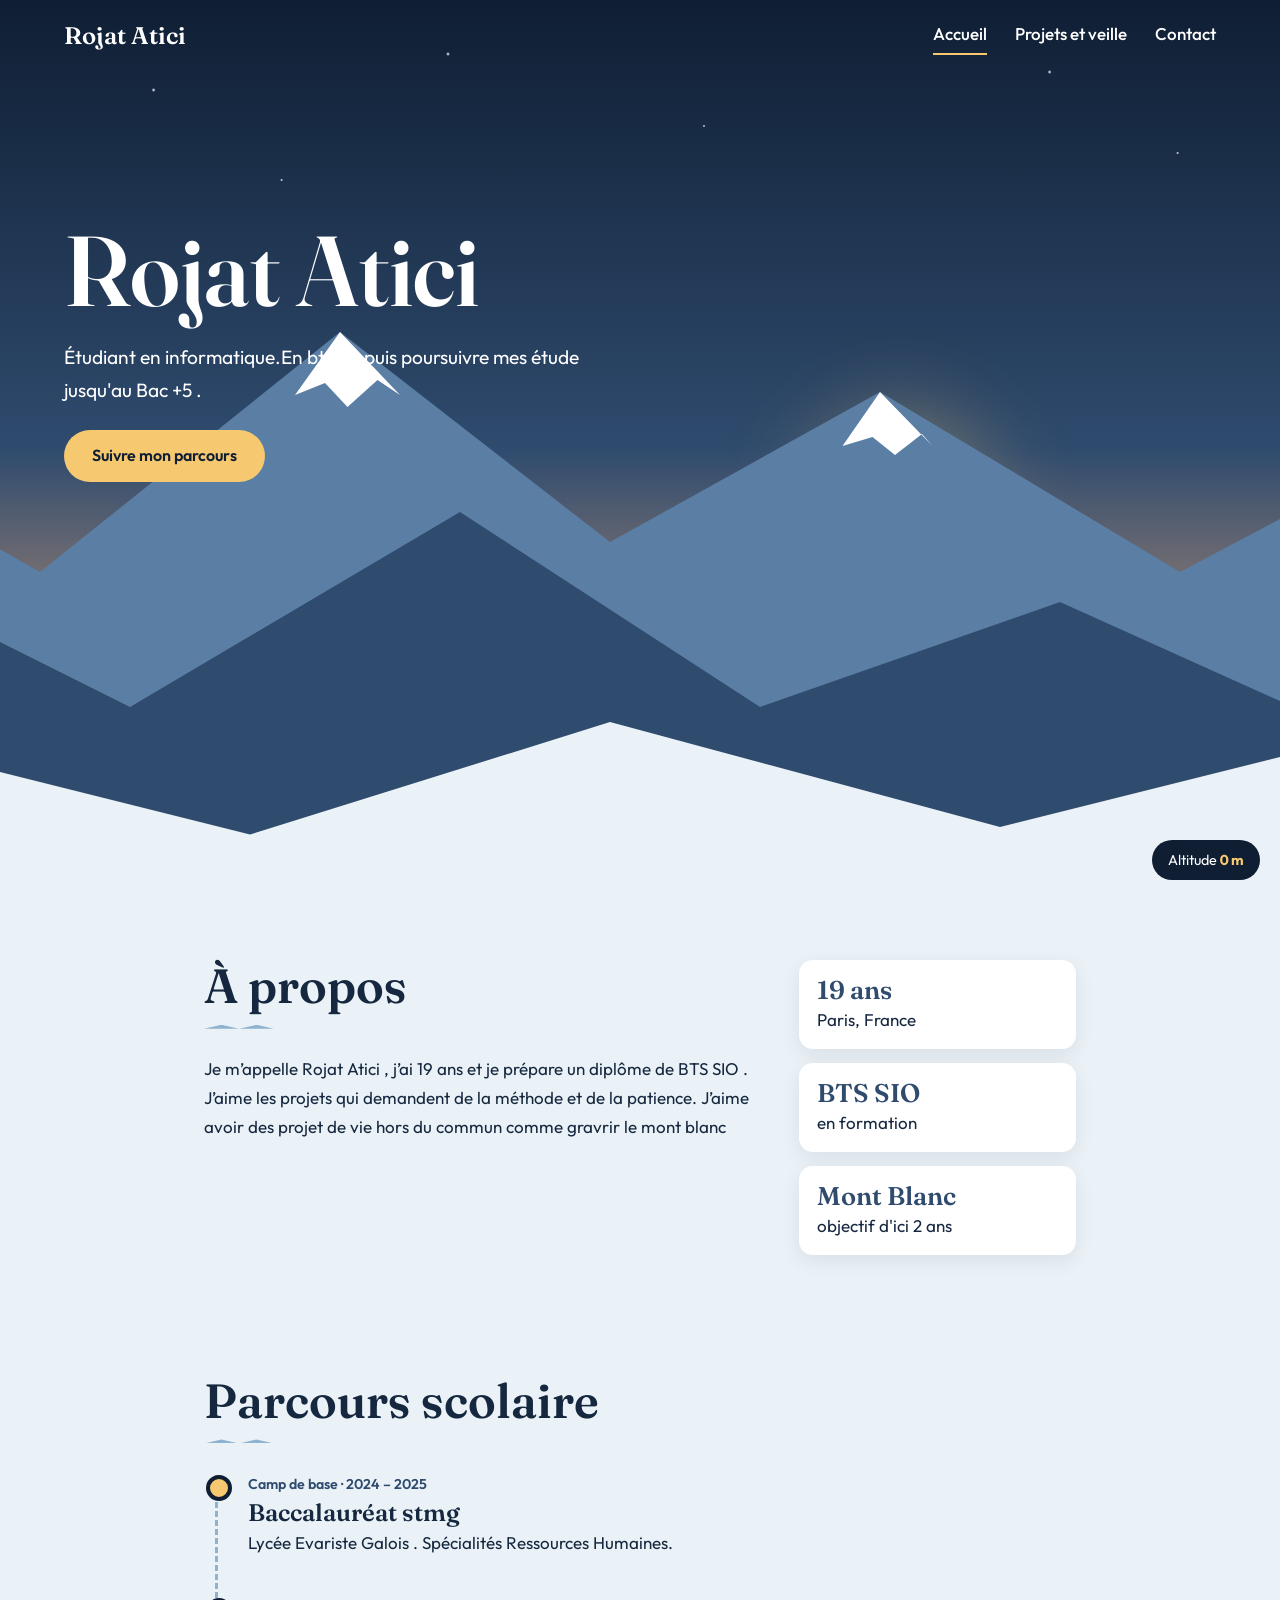
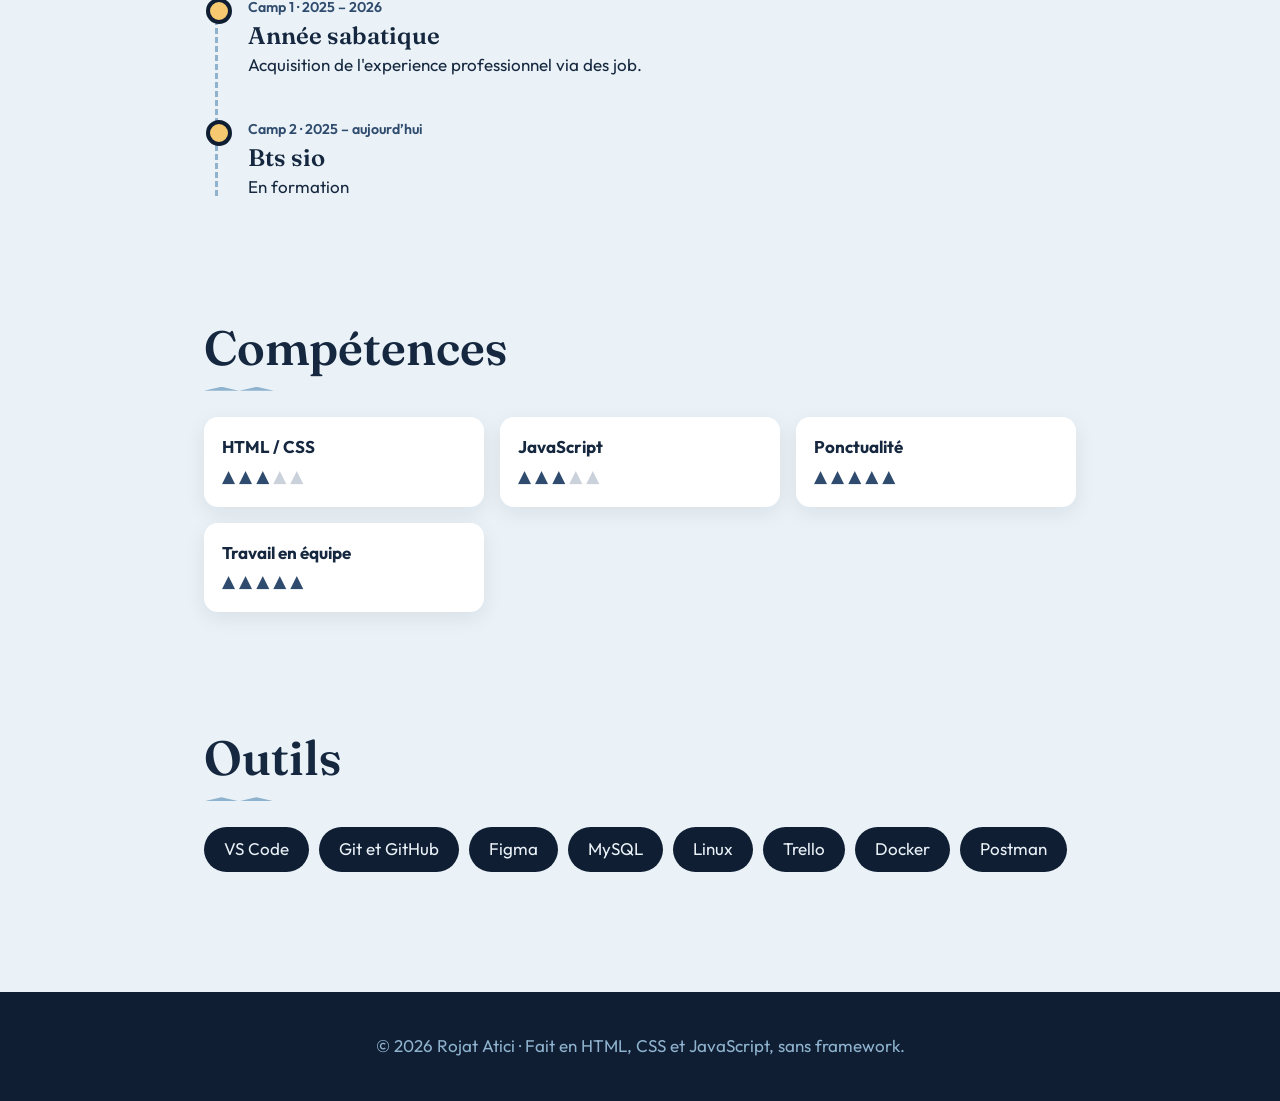
<file: index.html>
<!DOCTYPE html>
<html lang="fr">

<head>
    <meta charset="utf-8">
    <meta name="viewport" content="width=device-width,initial-scale=1">
    <title>Accueil – Rojat Atici</title>
    <link rel="preconnect" href="https://fonts.googleapis.com">
    <link href="https://fonts.googleapis.com/css2?family=Fraunces:wght@600&family=Outfit:wght@400;500;600&display=swap"
        rel="stylesheet">
    <link rel="stylesheet" href="style.css">
</head>

<body>
    <header><a class="logo" href="index.html">Rojat Atici</a><button id="burger" aria-label="Menu"
            aria-expanded="false">Menu</button>
        <nav><a href="index.html" class="on">Accueil</a><a href="projets.html">Projets et veille</a><a
                href="contact.html">Contact</a></nav>
    </header>
    <div id="alt" aria-hidden="true"></div>
    <div class="hero">
        <div class="stars"></div>
        <div class="sun"></div><svg viewBox="0 0 1440 600" preserveAspectRatio="xMidYMax slice" aria-hidden="true">
            <g data-s=".35">
                <polygon fill="#5b7ea5"
                    points="0,400 180,300 320,380 520,220 700,360 880,260 1080,380 1250,290 1440,370 1440,600 0,600" />
                <polygon fill="#fff" points="520,220 490,262 510,254 525,270 545,252 560,262" />
                <polygon fill="#fff" points="880,260 855,296 875,290 890,302 908,288 915,296" />
            </g>
            <polygon data-s=".2" fill="#2F4B6E"
                points="0,480 200,380 380,470 600,340 800,470 1000,400 1200,490 1440,410 1440,600 0,600" />
            <polygon data-s=".08" fill="#EAF2F7"
                points="0,560 240,500 460,555 700,480 960,550 1200,490 1440,545 1440,600 0,600" />
        </svg>
        <div class="hero-txt">
            <h1>Rojat Atici</h1>
            <p>Étudiant en informatique.En bts sio puis poursuivre mes étude jusqu'au Bac +5 .</p><a
                class="cta" href="#parcours">Suivre mon parcours</a>
        </div>
    </div>
    <main>
        <section class="about">
            <div>
                <h2>À propos</h2>
                <p>Je m’appelle Rojat Atici , j’ai 19 ans et je prépare un diplôme de BTS SIO . J’aime les projets
                    qui demandent de la méthode et de la patience. J’aime avoir des projet de vie hors du commun comme gravrir le mont blanc 
               </p>
            </div>
            <div class="facts">
                <div><strong>19 ans</strong>Paris, France</div>
                <div><strong>BTS SIO </strong>en formation</div>
                <div><strong>Mont Blanc</strong>objectif d'ici 2 ans </div>
            </div>
        </section>
        <section id="parcours">
            <h2>Parcours scolaire</h2>
            <div class="route">
                <div class="camp rv"><small>Camp de base · 2024 – 2025</small>
                    <h3>Baccalauréat stmg </h3>
                    <p>Lycée Evariste Galois . Spécialités Ressources Humaines.</p>
                </div>
                <div class="camp rv"><small>Camp 1 · 2025 – 2026</small>
                    <h3>Année sabatique </h3>
                    <p></p>Acquisition de l'experience professionnel via des job.</p>
                </div>
                <div class="camp rv"><small>Camp 2 · 2025 – aujourd’hui</small>
                    <h3>Bts sio</h3> </h3>
                    <p>En formation</p>
                </div>
            </div>
        </section>
        <section>
            <h2>Compétences</h2>
            <div class="sk">
                <div class="rv"><b>HTML / CSS</b><span class="pk">▲▲▲<i>▲▲</i></span></div>
                <div class="rv"><b>JavaScript</b><span class="pk">▲▲▲<i>▲▲</i></span></div>
                <div class="rv"><b>Ponctualité</b><span class="pk">▲▲▲▲▲<i></i></span></div>
                <div class="rv"><b>Travail en équipe</b><span class="pk">▲▲▲▲▲</span></div>
            </div>
        </section>
        <section>
            <h2>Outils</h2>
            <div class="tools"><span>VS Code</span><span>Git et
                    GitHub</span><span>Figma</span><span>MySQL</span><span>Linux</span><span>Trello</span><span>Docker</span><span>Postman</span>
            </div>
        </section>
    </main>
    <footer>© 2026 Rojat Atici · Fait en HTML, CSS et JavaScript, sans framework.</footer>
    <script src="script.js"></script>
</body>

</html>
</file>
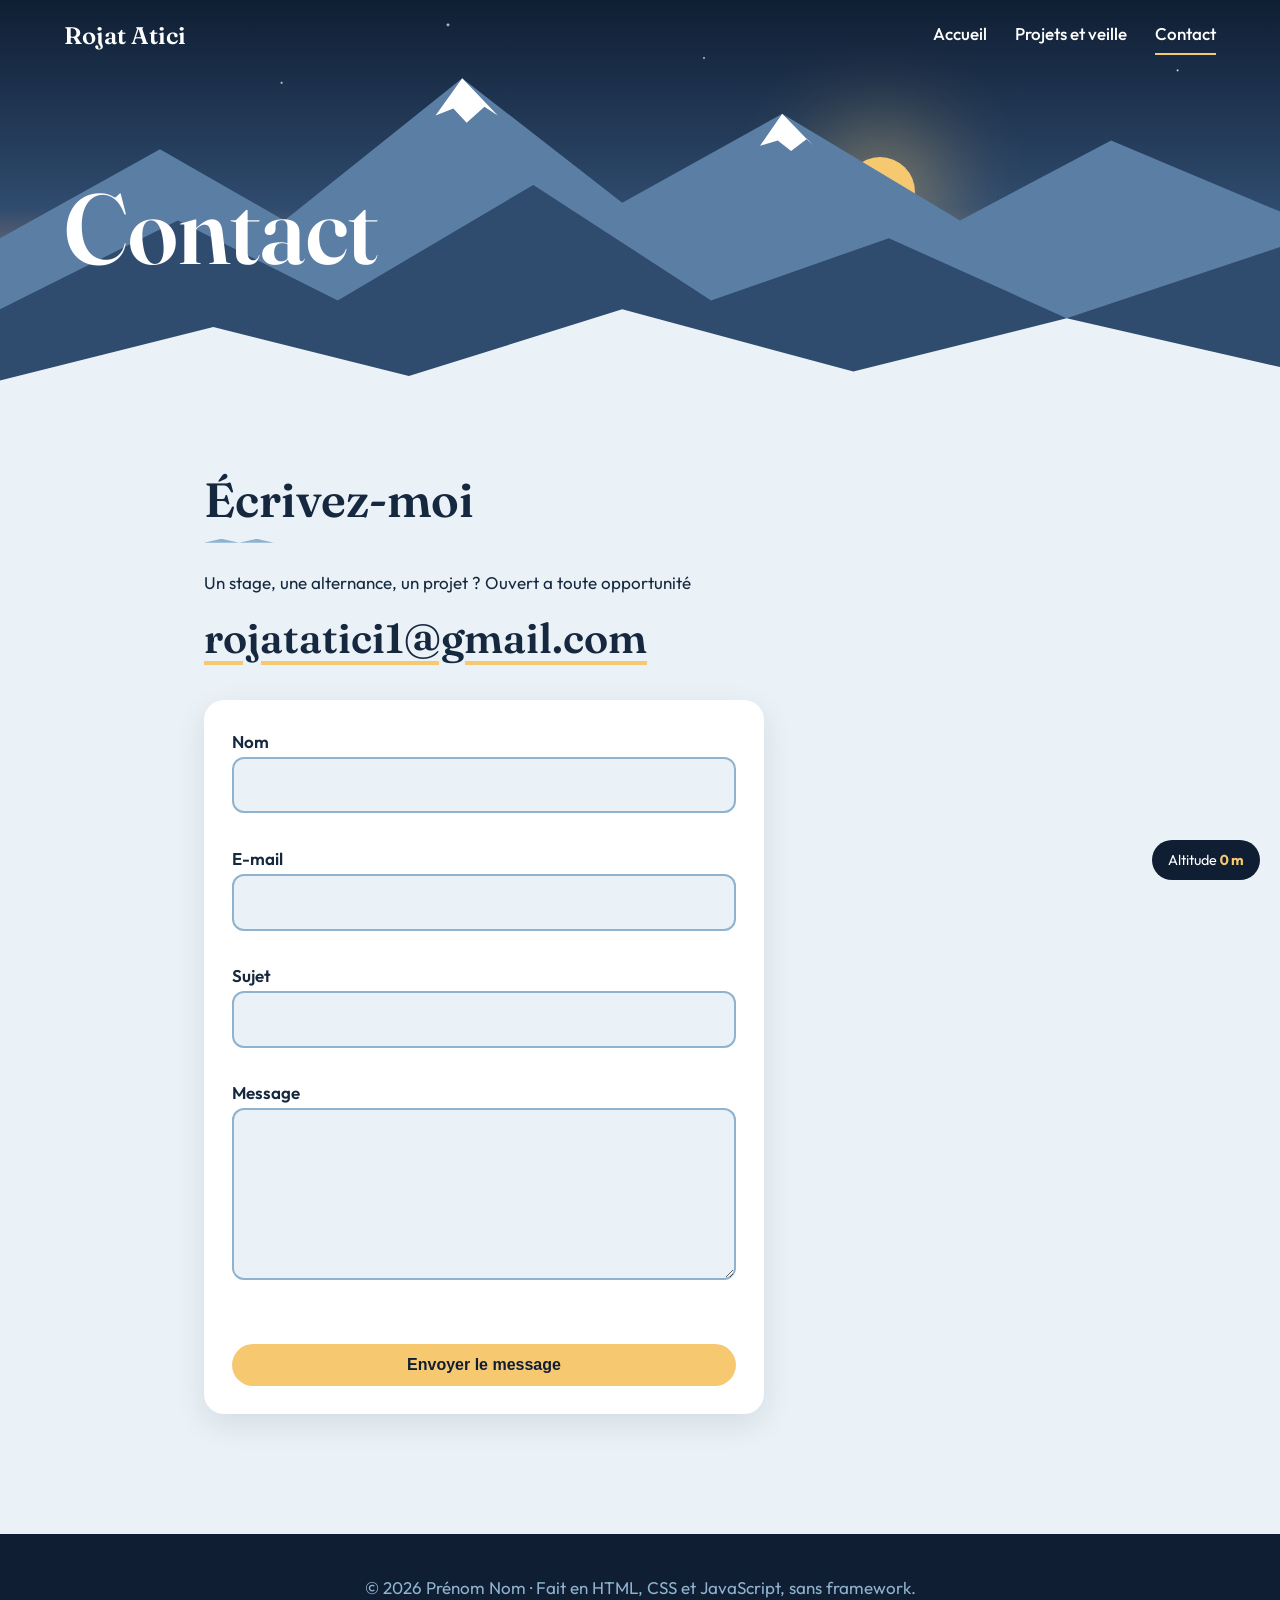
<file: contact.html>
<!DOCTYPE html>
<html lang="fr">

<head>
    <meta charset="utf-8">
    <meta name="viewport" content="width=device-width,initial-scale=1">
    <title>Contact – Rojat Atici</title>
    <link rel="preconnect" href="https://fonts.googleapis.com">
    <link href="https://fonts.googleapis.com/css2?family=Fraunces:wght@600&family=Outfit:wght@400;500;600&display=swap"
        rel="stylesheet">
    <link rel="stylesheet" href="style.css">
</head>

<body>
    <header><a class="logo" href="index.html">Rojat Atici</a><button id="burger" aria-label="Menu"
            aria-expanded="false">Menu</button>
        <nav><a href="index.html">Accueil</a><a href="projets.html">Projets et veille</a><a href="contact.html"
                class="on">Contact</a></nav>
    </header>
    <div id="alt" aria-hidden="true"></div>
    <div class="hero band">
        <div class="stars"></div>
        <div class="sun"></div><svg viewBox="0 0 1440 600" preserveAspectRatio="xMidYMax slice" aria-hidden="true">
            <g data-s=".35">
                <polygon fill="#5b7ea5"
                    points="0,400 180,300 320,380 520,220 700,360 880,260 1080,380 1250,290 1440,370 1440,600 0,600" />
                <polygon fill="#fff" points="520,220 490,262 510,254 525,270 545,252 560,262" />
                <polygon fill="#fff" points="880,260 855,296 875,290 890,302 908,288 915,296" />
            </g>
            <polygon data-s=".2" fill="#2F4B6E"
                points="0,480 200,380 380,470 600,340 800,470 1000,400 1200,490 1440,410 1440,600 0,600" />
            <polygon data-s=".08" fill="#EAF2F7"
                points="0,560 240,500 460,555 700,480 960,550 1200,490 1440,545 1440,600 0,600" />
        </svg>
        <div class="hero-txt">
            <h1>Contact</h1>
        </div>
    </div>
    <main>
        <section>
            <h2>Écrivez-moi</h2>
            <p>Un stage, une alternance, un projet ?  Ouvert a toute opportunité </p>
            <p style="margin:14px 0 36px"><a class="mail" href="mailto:rojatatici1@gmail.com">rojatatici1@gmail.com</a></p>
            <form id="contact" novalidate>
                <div><label for="nom">Nom</label><input id="nom" name="nom" data-check autocomplete="name">
                    <div class="err"></div>
                </div>
                <div><label for="email">E-mail</label><input id="email" name="email" type="email" data-check
                        autocomplete="email">
                    <div class="err"></div>
                </div>
                <div><label for="sujet">Sujet</label><input id="sujet" name="sujet" data-check>
                    <div class="err"></div>
                </div>
                <div><label for="message">Message</label><textarea id="message" name="message" rows="5"
                        data-check></textarea>
                    <div class="err"></div>
                </div>
                <button class="cta" type="submit">Envoyer le message</button>
                <div id="ok" role="status">Votre messagerie s’ouvre pour envoyer le message.</div>
            </form>
        </section>
    </main>
    <footer>© 2026 Prénom Nom · Fait en HTML, CSS et JavaScript, sans framework.</footer>
    <script src="script.js"></script>
</body>

</html>
</file>
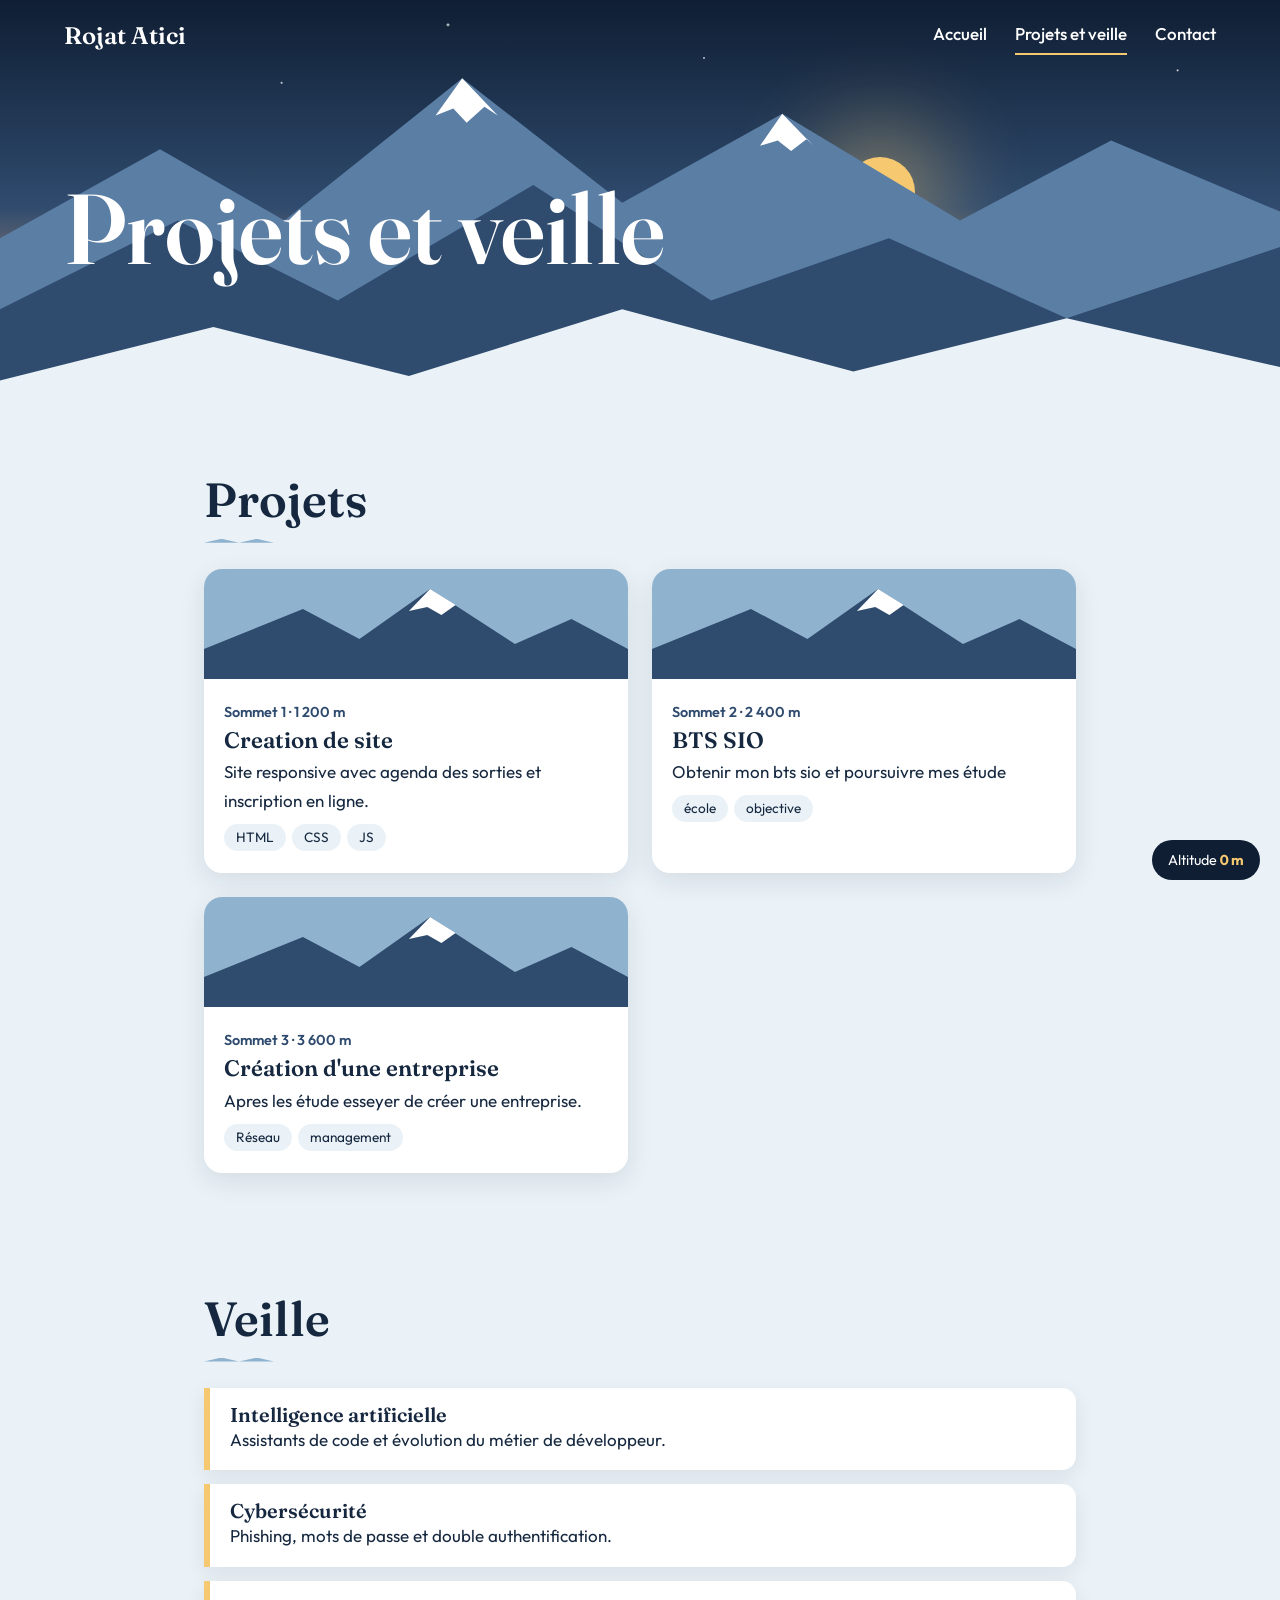
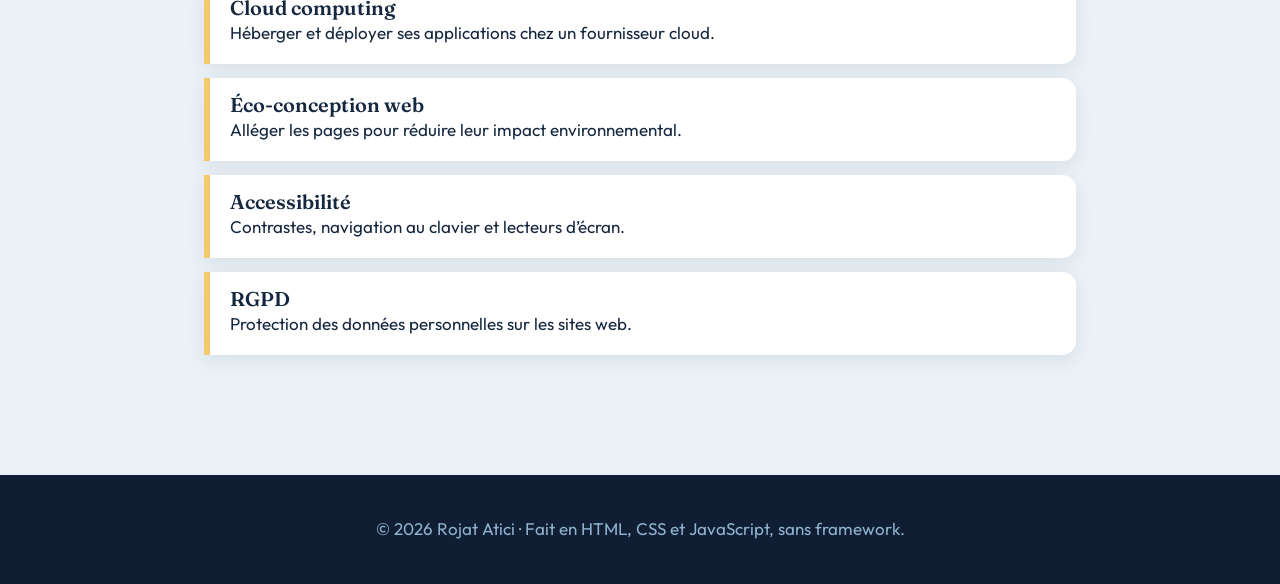
<file: projets.html>
<!DOCTYPE html>
<html lang="fr">

<head>
    <meta charset="utf-8">
    <meta name="viewport" content="width=device-width,initial-scale=1">
    <title>Projets – Rojat Atici </title>
    <link rel="preconnect" href="https://fonts.googleapis.com">
    <link href="https://fonts.googleapis.com/css2?family=Fraunces:wght@600&family=Outfit:wght@400;500;600&display=swap"
        rel="stylesheet">
    <link rel="stylesheet" href="style.css">
</head>

<body>
    <header><a class="logo" href="index.html">Rojat Atici</a><button id="burger" aria-label="Menu"
            aria-expanded="false">Menu</button>
        <nav><a href="index.html">Accueil</a><a href="projets.html" class="on">Projets et veille</a><a
                href="contact.html">Contact</a></nav>
    </header>
    <div id="alt" aria-hidden="true"></div>
    <div class="hero band">
        <div class="stars"></div>
        <div class="sun"></div><svg viewBox="0 0 1440 600" preserveAspectRatio="xMidYMax slice" aria-hidden="true">
            <g data-s=".35">
                <polygon fill="#5b7ea5"
                    points="0,400 180,300 320,380 520,220 700,360 880,260 1080,380 1250,290 1440,370 1440,600 0,600" />
                <polygon fill="#fff" points="520,220 490,262 510,254 525,270 545,252 560,262" />
                <polygon fill="#fff" points="880,260 855,296 875,290 890,302 908,288 915,296" />
            </g>
            <polygon data-s=".2" fill="#2F4B6E"
                points="0,480 200,380 380,470 600,340 800,470 1000,400 1200,490 1440,410 1440,600 0,600" />
            <polygon data-s=".08" fill="#EAF2F7"
                points="0,560 240,500 460,555 700,480 960,550 1200,490 1440,545 1440,600 0,600" />
        </svg>
        <div class="hero-txt">
            <h1>Projets et veille</h1>
        </div>
    </div>
    <main>
        <section>
            <h2>Projets</h2>
            <div class="grid">
                <article class="peak rv"><svg viewBox="0 0 300 110" preserveAspectRatio="none" aria-hidden="true">
                        <rect width="300" height="110" fill="#8FB3CE" />
                        <polygon fill="#2F4B6E" points="0,110 0,80 70,40 110,70 160,20 220,75 260,50 300,80 300,110" />
                        <polygon fill="#fff" points="160,20 145,42 158,38 168,46 178,36" />
                    </svg>
                    <div><span class="alt">Sommet 1 · 1 200 m</span>
                        <h3>Creation de site  </h3>
                        <p>Site responsive avec agenda des sorties et inscription en ligne.</p><span
                            class="tag">HTML</span><span class="tag">CSS</span><span class="tag">JS</span>
                    </div>
                </article>
                <article class="peak rv"><svg viewBox="0 0 300 110" preserveAspectRatio="none" aria-hidden="true">
                        <rect width="300" height="110" fill="#8FB3CE" />
                        <polygon fill="#2F4B6E" points="0,110 0,80 70,40 110,70 160,20 220,75 260,50 300,80 300,110" />
                        <polygon fill="#fff" points="160,20 145,42 158,38 168,46 178,36" />
                    </svg>
                    <div><span class="alt">Sommet 2 · 2 400 m</span>
                        <h3>BTS SIO </h3>
                        <p>Obtenir mon bts sio et poursuivre mes étude </p><span
                            class="tag">école</span><span class="tag">objective</span>
                    </div>
                </article>
                <article class="peak rv"><svg viewBox="0 0 300 110" preserveAspectRatio="none" aria-hidden="true">
                        <rect width="300" height="110" fill="#8FB3CE" />
                        <polygon fill="#2F4B6E" points="0,110 0,80 70,40 110,70 160,20 220,75 260,50 300,80 300,110" />
                        <polygon fill="#fff" points="160,20 145,42 158,38 168,46 178,36" />
                    </svg>
                    <div><span class="alt">Sommet 3 · 3 600 m</span>
                        <h3>Création d'une entreprise </h3>
                        <p>Apres les étude esseyer de créer une entreprise.</p><span
                            class="tag">Réseau</span><span class="tag">management</span>
                    </div>
                </article>
            </div>
        </section>
        <section>
            <h2>Veille</h2>
            <div class="beacons">
                <div class="beacon rv">
                    <div>
                        <h3>Intelligence artificielle</h3>
                        <p>Assistants de code et évolution du métier de développeur.</p>
                    </div>
                </div>
                <div class="beacon rv">
                    <div>
                        <h3>Cybersécurité</h3>
                        <p>Phishing, mots de passe et double authentification.</p>
                    </div>
                </div>
                <div class="beacon rv">
                    <div>
                        <h3>Cloud computing</h3>
                        <p>Héberger et déployer ses applications chez un fournisseur cloud.</p>
                    </div>
                </div>
                <div class="beacon rv">
                    <div>
                        <h3>Éco-conception web</h3>
                        <p>Alléger les pages pour réduire leur impact environnemental.</p>
                    </div>
                </div>
                <div class="beacon rv">
                    <div>
                        <h3>Accessibilité</h3>
                        <p>Contrastes, navigation au clavier et lecteurs d’écran.</p>
                    </div>
                </div>
                <div class="beacon rv">
                    <div>
                        <h3>RGPD</h3>
                        <p>Protection des données personnelles sur les sites web.</p>
                    </div>
                </div>
            </div>
        </section>
    </main>
    <footer>© 2026 Rojat Atici · Fait en HTML, CSS et JavaScript, sans framework.</footer>
    <script src="script.js"></script>
</body>

</html>
</file>
<file: style.css>
:root {
    --night: #0F1E33;
    --slate: #2F4B6E;
    --ice: #8FB3CE;
    --snow: #EAF2F7;
    --gold: #F6C971;
    --txt: #16283f
}

* {
    box-sizing: border-box;
    margin: 0
}

html {
    scroll-behavior: smooth
}

body {
    background: var(--snow);
    color: var(--txt);
    font: 17px/1.7 "Outfit", system-ui, sans-serif;
    overflow-x: hidden
}

h1,
h2,
h3 {
    font-family: "Fraunces", Georgia, serif;
    font-weight: 600;
    line-height: 1.1
}

a {
    color: inherit
}

:focus-visible {
    outline: 3px solid var(--gold);
    outline-offset: 3px
}

header {
    position: fixed;
    top: 0;
    left: 0;
    right: 0;
    z-index: 20;
    display: flex;
    justify-content: space-between;
    align-items: center;
    padding: 16px 5vw;
    color: #fff;
    transition: .3s
}

header.solid {
    background: rgba(234, 242, 247, .94);
    color: var(--txt);
    box-shadow: 0 1px 0 rgba(15, 30, 51, .15);
    backdrop-filter: blur(8px)
}

.logo {
    font: 600 1.5rem "Fraunces", Georgia, serif;
    text-decoration: none
}

nav {
    display: flex;
    gap: 28px
}

nav a {
    text-decoration: none;
    font-weight: 500;
    padding: 4px 0;
    border-bottom: 2px solid transparent;
    transition: .2s
}

nav a:hover,
nav a.on {
    border-color: var(--gold)
}

#burger {
    display: none;
    background: none;
    border: 2px solid currentColor;
    color: inherit;
    padding: 6px 14px;
    font: inherit;
    border-radius: 20px
}

.hero {
    position: relative;
    height: 100vh;
    min-height: 560px;
    background: linear-gradient(#0F1E33 0%, #2F4B6E 50%, #e8a878 88%, #F6C971 100%);
    overflow: hidden;
    color: #fff
}

.band {
    height: 46vh;
    min-height: 320px
}

.hero svg {
    position: absolute;
    left: 0;
    bottom: -2px;
    width: 100%;
    height: 100%;
    will-change: transform
}

.sun {
    position: absolute;
    left: 66%;
    top: 50%;
    width: 110px;
    height: 110px;
    border-radius: 50%;
    background: var(--gold);
    box-shadow: 0 0 90px 30px rgba(246, 201, 113, .45);
    animation: rise 2.4s ease-out both
}

.band .sun {
    top: 38%;
    width: 70px;
    height: 70px
}

@keyframes rise {
    from {
        transform: translateY(160px);
        opacity: 0
    }
}

.stars {
    position: absolute;
    inset: 0 0 50% 0;
    background: radial-gradient(2px 2px at 12% 20%, #fff, transparent), radial-gradient(2px 2px at 35% 12%, #fff, transparent), radial-gradient(1.5px 1.5px at 55% 28%, #fff, transparent), radial-gradient(2px 2px at 82% 16%, #fff, transparent), radial-gradient(1.5px 1.5px at 92% 34%, #fff, transparent), radial-gradient(1.5px 1.5px at 22% 40%, #fff, transparent);
    animation: tw 4s ease-in-out infinite alternate
}

@keyframes tw {
    from {
        opacity: .4
    }
}

.hero-txt {
    position: absolute;
    left: 5vw;
    top: 24%;
    z-index: 3;
    max-width: 640px
}

.band .hero-txt {
    top: 42%
}

.hero-txt h1 {
    font-size: clamp(2.8rem, 8vw, 6.2rem);
    animation: up 1.2s .4s both
}

.hero-txt p {
    font-size: 1.2rem;
    margin-top: 16px;
    max-width: 44ch;
    animation: up 1.2s .8s both
}

@keyframes up {
    from {
        transform: translateY(30px);
        opacity: 0
    }
}

.cta {
    display: inline-block;
    margin-top: 24px;
    background: var(--gold);
    color: var(--night);
    padding: 12px 28px;
    border-radius: 30px;
    font-weight: 600;
    text-decoration: none;
    border: 0;
    font-size: 1rem;
    cursor: pointer;
    transition: .25s
}

.cta:hover {
    transform: translateY(-3px);
    box-shadow: 0 10px 24px rgba(15, 30, 51, .3)
}

#alt {
    position: fixed;
    right: 20px;
    bottom: 20px;
    z-index: 15;
    background: var(--night);
    color: #fff;
    padding: 8px 16px;
    border-radius: 24px;
    font-size: .9rem;
    font-variant-numeric: tabular-nums
}

#alt b {
    color: var(--gold)
}

main {
    max-width: 1000px;
    margin: auto;
    padding: 0 5vw
}

section {
    padding: 60px 0
}

h2 {
    font-size: clamp(2rem, 5vw, 3rem);
    margin-bottom: 26px
}

h2:after {
    content: "";
    display: block;
    width: 70px;
    height: 4px;
    background: var(--ice);
    margin-top: 12px;
    clip-path: polygon(0 100%, 25% 0, 50% 100%, 75% 0, 100% 100%)
}

.about {
    display: grid;
    grid-template-columns: 2fr 1fr;
    gap: 40px;
    align-items: start
}

.facts {
    display: grid;
    gap: 14px
}

.facts div {
    background: #fff;
    border-radius: 14px;
    padding: 14px 18px;
    box-shadow: 0 6px 20px rgba(15, 30, 51, .08)
}

.facts strong {
    display: block;
    font: 600 1.6rem "Fraunces", serif;
    color: var(--slate)
}

.route {
    position: relative;
    padding-left: 44px;
    display: grid;
    gap: 34px
}

.route:before {
    content: "";
    position: absolute;
    left: 11px;
    top: 6px;
    bottom: 6px;
    border-left: 3px dashed var(--ice)
}

.camp {
    position: relative
}

.camp:before {
    content: "";
    position: absolute;
    left: -42px;
    top: 6px;
    width: 18px;
    height: 18px;
    border-radius: 50%;
    background: var(--gold);
    border: 4px solid var(--night)
}

.camp small {
    color: var(--slate);
    font-weight: 600
}

.camp h3 {
    font-size: 1.5rem;
    margin: 2px 0
}

.sk {
    display: grid;
    grid-template-columns: repeat(auto-fit, minmax(220px, 1fr));
    gap: 16px
}

.sk div {
    background: #fff;
    border-radius: 14px;
    padding: 16px 18px;
    box-shadow: 0 6px 20px rgba(15, 30, 51, .08)
}

.sk b {
    display: block
}

.pk {
    letter-spacing: 4px;
    color: var(--slate)
}

.pk i {
    font-style: normal;
    opacity: .25
}

.tools {
    display: flex;
    flex-wrap: wrap;
    gap: 10px
}

.tools span {
    background: var(--night);
    color: var(--snow);
    padding: 8px 20px;
    border-radius: 30px;
    transition: .25s
}

.tools span:hover {
    background: var(--gold);
    color: var(--night);
    transform: translateY(-4px)
}

.grid {
    display: grid;
    grid-template-columns: repeat(auto-fit, minmax(290px, 1fr));
    gap: 24px
}

.peak {
    background: #fff;
    border-radius: 18px;
    overflow: hidden;
    box-shadow: 0 8px 26px rgba(15, 30, 51, .1);
    transition: .3s
}

.peak:hover {
    transform: translateY(-8px)
}

.peak svg {
    display: block;
    width: 100%;
    height: 110px
}

.peak div {
    padding: 18px 20px 22px
}

.peak h3 {
    font-size: 1.4rem;
    margin: 2px 0 6px
}

.alt {
    font-weight: 600;
    color: var(--slate);
    font-size: .9rem
}

.tag {
    display: inline-block;
    background: var(--snow);
    border-radius: 20px;
    padding: 2px 12px;
    font-size: .85rem;
    margin: 8px 6px 0 0
}

.beacons {
    display: grid;
    gap: 14px
}

.beacon {
    display: flex;
    gap: 18px;
    align-items: flex-start;
    background: #fff;
    border-left: 6px solid var(--gold);
    border-radius: 0 14px 14px 0;
    padding: 16px 20px;
    box-shadow: 0 6px 20px rgba(15, 30, 51, .08);
    transition: .25s
}

.beacon:hover {
    border-left-width: 14px
}

.beacon h3 {
    font-size: 1.25rem
}

.mail {
    font: 600 clamp(1.5rem, 4.5vw, 2.6rem) "Fraunces", serif;
    text-decoration: underline;
    text-decoration-color: var(--gold);
    text-underline-offset: 8px
}

form {
    display: grid;
    gap: 14px;
    max-width: 560px;
    background: #fff;
    padding: 28px;
    border-radius: 20px;
    box-shadow: 0 10px 30px rgba(15, 30, 51, .1)
}

label {
    font-weight: 600
}

input,
textarea {
    width: 100%;
    font: inherit;
    padding: 12px 14px;
    border: 2px solid var(--ice);
    border-radius: 12px;
    background: var(--snow);
    color: var(--txt)
}

input:focus,
textarea:focus {
    border-color: var(--slate);
    outline: 0
}

.err {
    color: #b3261e;
    font-size: .9rem;
    min-height: 1.2em
}

#ok {
    display: none;
    background: var(--gold);
    padding: 12px 16px;
    border-radius: 12px;
    font-weight: 600
}

footer {
    background: var(--night);
    color: var(--ice);
    text-align: center;
    padding: 40px 5vw;
    margin-top: 60px
}

.rv {
    opacity: 0;
    transform: translateY(24px);
    transition: .7s
}

.rv.go {
    opacity: 1;
    transform: none
}

@media(max-width:720px) {
    #burger {
        display: block
    }

    nav {
        display: none;
        position: absolute;
        top: 100%;
        left: 0;
        right: 0;
        flex-direction: column;
        gap: 0;
        background: var(--night);
        padding: 10px 5vw 16px
    }

    nav.open {
        display: flex
    }

    nav a {
        padding: 10px 0;
        color: #fff
    }

    .about {
        grid-template-columns: 1fr
    }

    .sun {
        left: 60%
    }
}

@media(prefers-reduced-motion:reduce) {
    * {
        animation: none !important;
        transition: none !important
    }

    .rv {
        opacity: 1;
        transform: none
    }
}
</file>
